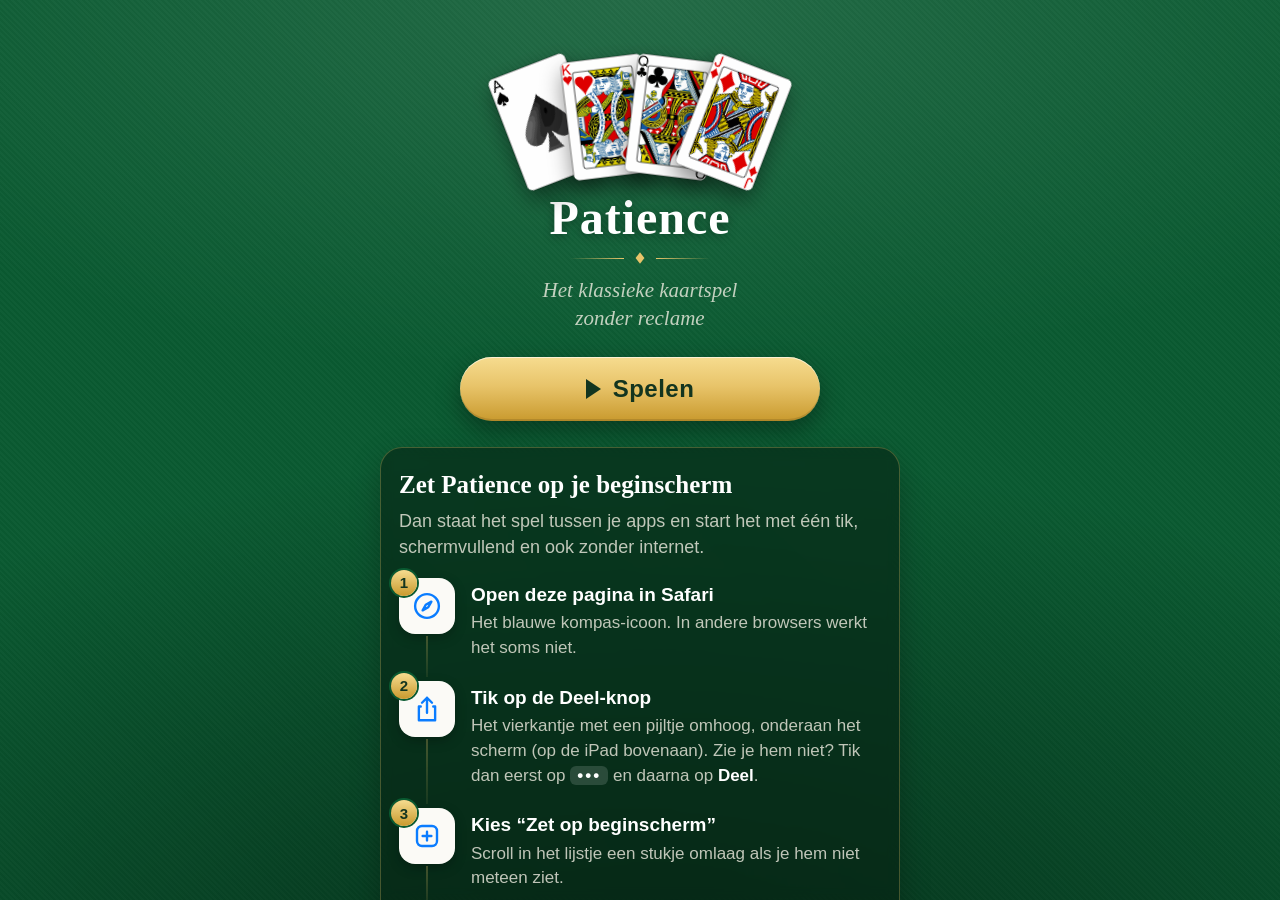
<file: index.html>
<!doctype html>
<html lang="nl">
<head>
<meta charset="utf-8">
<meta name="viewport" content="width=device-width, initial-scale=1, maximum-scale=1, user-scalable=no, viewport-fit=cover">
<title>Patience</title>
<meta name="description" content="Patience (Klondike) kaartspel – zonder reclame.">
<meta name="theme-color" content="#0b6b3a">
<meta name="apple-mobile-web-app-capable" content="yes">
<meta name="mobile-web-app-capable" content="yes">
<meta name="apple-mobile-web-app-title" content="Patience">
<meta name="apple-mobile-web-app-status-bar-style" content="black-translucent">
<meta name="format-detection" content="telephone=no">
<link rel="apple-touch-icon" href="icons/apple-touch-icon.png">
<link rel="icon" type="image/png" sizes="192x192" href="icons/icon-192.png">
<link rel="manifest" href="manifest.webmanifest">
<link rel="stylesheet" href="style.css?v=23">
</head>
<body>
<svg width="0" height="0" style="position:absolute" aria-hidden="true">
  <defs>
    <symbol id="suit0" viewBox="0 0 100 100"><path d="M50 3C41 20 6 37 6 60c0 14 11 23 23 23 8 0 14-4 18-9-1 9-6 16-14 21h34c-8-5-13-12-14-21 4 5 10 9 18 9 12 0 23-9 23-23C94 37 59 20 50 3z"/></symbol>
    <symbol id="suit1" viewBox="0 0 100 100"><path d="M50 92C21 68 4 51 4 31 4 16 15 6 29 6c10 0 17 6 21 14 4-8 11-14 21-14 14 0 25 10 25 25 0 20-17 37-46 61z"/></symbol>
    <symbol id="suit2" viewBox="0 0 100 100"><path d="M50 3 87 50 50 97 13 50z"/></symbol>
    <symbol id="suit3" viewBox="0 0 100 100"><circle cx="50" cy="27" r="21"/><circle cx="27" cy="58" r="21"/><circle cx="73" cy="58" r="21"/><path d="M42 40h16v18H42z"/><path d="M47 56c-1 17-6 29-14 39h34c-8-10-13-22-14-39z"/></symbol>
    <symbol id="crownK" viewBox="0 0 100 70"><path d="M8 62 4 14l24 22L50 4l22 32 24-22-4 48z"/><rect x="8" y="58" width="84" height="10" rx="3"/></symbol>
    <symbol id="crownQ" viewBox="0 0 100 70"><path d="M12 62 8 28l20 14 22-28 22 28 20-14-4 34z"/><circle cx="8" cy="24" r="6"/><circle cx="50" cy="10" r="7"/><circle cx="92" cy="24" r="6"/><rect x="12" y="58" width="76" height="10" rx="3"/></symbol>
    <symbol id="crownJ" viewBox="0 0 100 70"><path d="M14 64c0-22 14-40 36-40s36 18 36 40z"/><path d="M50 24c6-12 18-20 34-20-6 8-12 14-20 18z"/><rect x="10" y="58" width="80" height="10" rx="3"/></symbol>
  </defs>
</svg>

<div id="app">
  <header id="hud">
    <div class="hud-item"><span class="hud-label" id="scoreLabel">Score</span><span id="score">0</span></div>
    <div class="hud-item"><span class="hud-label">Zetten</span><span id="moves">0</span></div>
    <div class="hud-item" id="timeBox"><span class="hud-label">Tijd</span><span id="time">0:00</span></div>
  </header>
  <main id="board"></main>
  <nav id="bar"></nav>
</div>

<section id="landing" hidden>
  <div class="ld-wrap">
    <header class="ld-hero">
      <div class="ld-fan" id="ldFan" aria-hidden="true"></div>
      <h1>Patience</h1>
      <div class="ld-rule" aria-hidden="true"><span></span><svg viewBox="0 0 100 100"><path d="M50 3 87 50 50 97 13 50z"/></svg><span></span></div>
      <p class="ld-sub">Het klassieke kaartspel<br>zonder reclame</p>
      <button id="ldPlay" class="ld-play">Spelen</button>
      <p class="ld-small" id="ldResume" hidden>Je gaat verder waar je gebleven was.</p>
    </header>

    <article class="ld-card" id="ldInstall">
      <h2>Zet Patience op je beginscherm</h2>
      <p class="ld-lead">Dan staat het spel tussen je apps en start het met één tik, schermvullend en ook zonder internet.</p>

      <ol class="ld-steps" data-pane="ios">
        <li>
          <span class="ld-ic"><svg viewBox="0 0 24 24"><circle cx="12" cy="12" r="9.5"/><path d="M15.5 8.5 13 13l-4.5 2.5L11 11z"/></svg></span>
          <div><b>Open deze pagina in Safari</b><span>Het blauwe kompas-icoon. In andere browsers werkt het soms niet.</span></div>
        </li>
        <li>
          <span class="ld-ic"><svg viewBox="0 0 24 24"><path d="M12 3v12M8 7l4-4 4 4"/><path d="M7 10H5.5v11h13V10H17"/></svg></span>
          <div><b>Tik op de Deel-knop</b><span>Het vierkantje met een pijltje omhoog, onderaan het scherm (op de iPad bovenaan). Zie je hem niet? Tik dan eerst op <b class="ld-key">•••</b> en daarna op <b>Deel</b>.</span></div>
        </li>
        <li>
          <span class="ld-ic"><svg viewBox="0 0 24 24"><rect x="4" y="4" width="16" height="16" rx="4"/><path d="M12 8.5v7M8.5 12h7"/></svg></span>
          <div><b>Kies “Zet op beginscherm”</b><span>Scroll in het lijstje een stukje omlaag als je hem niet meteen ziet.</span></div>
        </li>
        <li>
          <span class="ld-ic"><svg viewBox="0 0 24 24"><path d="M5 12.5 10 17.5 19 7"/></svg></span>
          <div><b>Tik rechtsboven op “Voeg toe”</b><span>Staat er een schakelaar “Open als webapp”? Laat die aan staan.</span></div>
        </li>
      </ol>

      <div class="ld-done">
        <div class="ld-phone" aria-hidden="true">
          <i></i><i></i><i></i><i></i><i></i><i></i><i></i>
          <img src="icons/icon-192.png" alt="">
        </div>
        <p><b>Klaar!</b> Voortaan tik je gewoon op het groene <b>Patience</b>-icoon om te spelen.</p>
      </div>
    </article>

    <article class="ld-card ld-feats">
      <h2>Zo speel je</h2>
      <ul>
        <li><b>Tik</b> op een kaart en hij gaat vanzelf naar de beste plek. Slepen kan ook.</li>
        <li><b>Hint</b> laat een goede zet zien, <b>Terug</b> neemt een zet terug.</li>
        <li>Het spel wordt <b>vanzelf bewaard</b>. Je gaat altijd verder waar je was.</li>
        <li>Kaarten groter, 1 of 3 kaarten trekken, geluid: alles staat onder <b>Menu → Instellingen</b>.</li>
      </ul>
    </article>

    <button id="ldPlay2" class="ld-play ld-play-bottom">Spelen</button>
    <p class="ld-foot">Geen reclame · Werkt zonder internet · Wordt vanzelf bewaard</p>
  </div>
</section>

<canvas id="winCanvas"></canvas>
<div id="toast"></div>
<div id="modal" hidden><div class="sheet" role="dialog" aria-modal="true"></div></div>

<script src="tracking-config.js?v=23"></script>
<script src="tracking.js?v=23"></script>
<script src="game.js?v=23"></script>
</body>
</html>
</file>
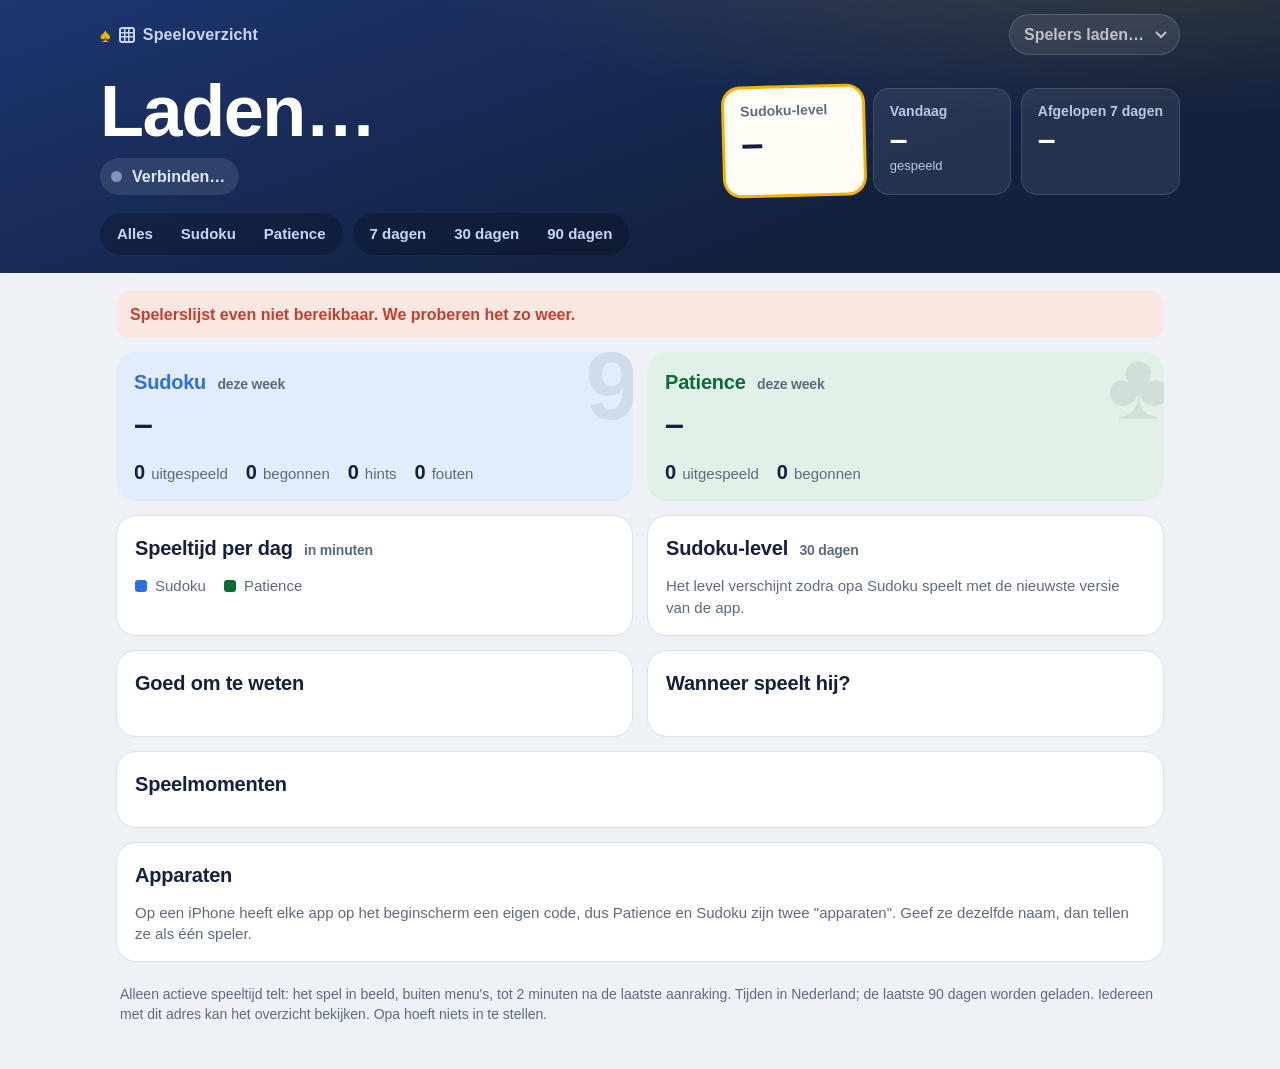
<file: dash/index.html>
<!doctype html>
<html lang="nl">
<head>
<meta charset="utf-8">
<meta name="viewport" content="width=device-width, initial-scale=1, viewport-fit=cover">
<meta name="robots" content="noindex, nofollow">
<title>Speeloverzicht</title>
<link rel="stylesheet" href="dashboard.css?v=2">
</head>
<body>
<header class="band">
  <div class="band-in">
    <div class="bar-top">
      <span class="brand"><i class="suit">♠</i><i class="grid9"></i>Speeloverzicht</span>
      <label class="pick"><span class="sr">Speler</span><select id="who" disabled><option>Spelers laden…</option></select></label>
    </div>
    <div class="hero">
      <div class="hero-main">
        <h1 id="who-name">Laden…</h1>
        <p id="status" class="status" role="status"><i aria-hidden="true"></i><span id="statusText">Verbinden…</span></p>
      </div>
      <div class="figs">
        <div class="fig level" id="figLevelBox"><span>Sudoku-level</span><b id="figLevel">–</b><small id="figLevelSub"></small></div>
        <div class="fig"><span>Vandaag</span><b id="figToday">–</b><small>gespeeld</small></div>
        <div class="fig"><span>Afgelopen 7 dagen</span><b id="figWeek">–</b><small id="figWeekSub"></small></div>
      </div>
    </div>
    <div class="filters">
      <div class="seg" id="gameSeg" role="group" aria-label="Spel">
        <button type="button" data-v="all">Alles</button><button type="button" data-v="sudoku">Sudoku</button><button type="button" data-v="patience">Patience</button>
      </div>
      <div class="seg" id="periodSeg" role="group" aria-label="Periode">
        <button type="button" data-v="7">7 dagen</button><button type="button" data-v="30">30 dagen</button><button type="button" data-v="90">90 dagen</button>
      </div>
    </div>
  </div>
</header>

<main>
  <p id="notice" class="notice" role="status" hidden></p>

  <section class="games" aria-label="Deze week per spel">
    <article class="game sudoku" id="tileSudoku">
      <h2>Sudoku <small>deze week</small></h2>
      <p class="big" id="tileSudokuTime">–</p>
      <dl>
        <div><dt>uitgespeeld</dt><dd id="tileSudokuWins">0</dd></div>
        <div><dt>begonnen</dt><dd id="tileSudokuGames">0</dd></div>
        <div><dt>hints</dt><dd id="tileSudokuHints">0</dd></div>
        <div><dt>fouten</dt><dd id="tileSudokuMistakes">0</dd></div>
      </dl>
      <p class="empty" id="tileSudokuEmpty" hidden>Nog niet gespeeld.</p>
    </article>
    <article class="game patience" id="tilePatience">
      <h2>Patience <small>deze week</small></h2>
      <p class="big" id="tilePatienceTime">–</p>
      <dl>
        <div><dt>uitgespeeld</dt><dd id="tilePatienceWins">0</dd></div>
        <div><dt>begonnen</dt><dd id="tilePatienceGames">0</dd></div>
      </dl>
      <p class="empty" id="tilePatienceEmpty" hidden>Nog niet gespeeld.</p>
    </article>
  </section>

  <div class="cols">
    <section class="panel" aria-labelledby="weekTitle">
      <h2 id="weekTitle">Speeltijd per dag <small>in minuten</small></h2>
      <div id="weekChart" class="chart"></div>
      <p class="legend" id="weekLegend"><i class="sw sudoku"></i>Sudoku <i class="sw patience"></i>Patience</p>
    </section>
    <section class="panel" id="levelSec" aria-labelledby="levelTitle">
      <h2 id="levelTitle">Sudoku-level <small id="periodLabel">30 dagen</small></h2>
      <div id="levelChart" class="chart level"></div>
      <p class="empty" id="levelEmpty">Het level verschijnt zodra opa Sudoku speelt met de nieuwste versie van de app.</p>
    </section>
  </div>

  <div class="cols">
    <section class="panel" aria-labelledby="sigTitle">
      <h2 id="sigTitle">Goed om te weten</h2>
      <ul id="signals" class="signals"></ul>
    </section>
    <section class="panel" aria-labelledby="whenTitle">
      <h2 id="whenTitle">Wanneer speelt hij?</h2>
      <div id="heatmap" class="heat" aria-label="Speeltijd per weekdag en uur"></div>
      <p class="sub" id="whenText"></p>
    </section>
  </div>

  <section class="panel" aria-labelledby="histTitle">
    <h2 id="histTitle">Speelmomenten</h2>
    <div id="history" class="history"></div>
  </section>

  <section class="panel devices" aria-labelledby="devicesTitle">
    <h2 id="devicesTitle">Apparaten</h2>
    <p class="sub">Op een iPhone heeft elke app op het beginscherm een eigen code, dus Patience en Sudoku zijn twee "apparaten". Geef ze dezelfde naam, dan tellen ze als één speler.</p>
    <div id="devices"></div>
    <button type="button" id="moreDevices" class="link" hidden>Apparaten zonder naam tonen</button>
  </section>

  <footer class="foot">
    Alleen actieve speeltijd telt: het spel in beeld, buiten menu's, tot 2 minuten na de laatste aanraking. Tijden in Nederland; de laatste 90 dagen worden geladen.
    Iedereen met dit adres kan het overzicht bekijken. Opa hoeft niets in te stellen.
  </footer>
</main>
<script src="../tracking-config.js?v=21"></script>
<script src="dashboard.js?v=21"></script>
</body>
</html>
</file>
<file: style.css>
:root {
  --felt: #0b6b3a;
  --felt-dark: #07542c;
  --bar: rgba(0, 0, 0, .28);
  --spd: 220ms;
  --cw: 50px;
  --ch: 70px;
  --cr: 5px;
  --back1: #1f4fa0;
  --back2: #173b78;
  --red: #c8102e;
  --black: #111;
  --sat: env(safe-area-inset-top, 0px);
  --sab: env(safe-area-inset-bottom, 0px);
  --sal: env(safe-area-inset-left, 0px);
  --sar: env(safe-area-inset-right, 0px);
}
body.felt-blauw { --felt: #155a8a; --felt-dark: #0e4166; }
body.felt-rood { --felt: #8a1f2a; --felt-dark: #66141d; }
body.felt-grijs { --felt: #44484d; --felt-dark: #2f3236; }
body.felt-paars { --felt: #4e2a74; --felt-dark: #391e56; }
body.back-rood { --back1: #b3262e; --back2: #861b21; }
body.back-groen { --back1: #23784a; --back2: #175733; }
body.back-zwart { --back1: #2b2b2b; --back2: #111; }

* { box-sizing: border-box; }
html, body {
  margin: 0; height: 100%; overflow: hidden;
  overscroll-behavior: none;
  -webkit-user-select: none; user-select: none;
  -webkit-touch-callout: none;
  -webkit-tap-highlight-color: transparent;
  -webkit-text-size-adjust: 100%;
  font-family: -apple-system, BlinkMacSystemFont, "Helvetica Neue", "Segoe UI", Roboto, Arial, sans-serif;
  color: #fff;
}
body {
  position: fixed; inset: 0;
  background: radial-gradient(ellipse at 50% 30%, var(--felt) 0%, var(--felt-dark) 100%);
  background-color: var(--felt);
}
#app {
  position: absolute; inset: 0;
  display: grid;
  grid-template-rows: auto 1fr auto;
  grid-template-columns: 1fr;
  grid-template-areas: "hud" "board" "bar";
}

/* ---------- HUD ---------- */
#hud {
  grid-area: hud;
  display: flex; justify-content: space-around; align-items: center;
  padding: calc(var(--sat) + 4px) calc(var(--sar) + 10px) 4px calc(var(--sal) + 10px);
  font-size: 17px; font-weight: 600;
  background: var(--bar);
  font-variant-numeric: tabular-nums;
}
.hud-item { display: flex; gap: 6px; align-items: baseline; }
.hud-label { font-weight: 400; opacity: .8; font-size: 14px; }
body.notime #timeBox { display: none; }

/* ---------- Board ---------- */
#board {
  grid-area: board;
  position: relative;
  touch-action: none;
  overflow: hidden;
  margin-left: var(--sal); margin-right: var(--sar);
}

/* ---------- Bottom bar ---------- */
#bar {
  grid-area: bar;
  display: flex; justify-content: space-around; align-items: stretch;
  background: var(--bar);
  padding: 4px calc(var(--sar) + 4px) calc(var(--sab) + 4px) calc(var(--sal) + 4px);
}
#bar button {
  flex: 1 1 0; max-width: 120px;
  background: none; border: 0; color: #fff;
  display: flex; flex-direction: column; align-items: center; justify-content: center; gap: 2px;
  font: inherit; font-size: 13px; font-weight: 500;
  padding: 6px 2px; border-radius: 10px;
  touch-action: manipulation;
}
#bar button svg { width: 28px; height: 28px; fill: none; stroke: #fff; stroke-width: 2; stroke-linecap: round; stroke-linejoin: round; }
#bar button:active { background: rgba(255,255,255,.15); }
#bar button:disabled { opacity: .35; }

/* landscape: score and buttons in a side column */
body.landscape #app {
  grid-template-rows: auto 1fr;
  grid-template-columns: 1fr auto;
  grid-template-areas: "board hud" "board bar";
}
body.landscape.links #app { grid-template-columns: auto 1fr; grid-template-areas: "hud board" "bar board"; }
body.landscape #hud, body.landscape #bar { width: calc(var(--sar) + 92px); }
body.landscape.links #hud, body.landscape.links #bar { width: calc(var(--sal) + 92px); }
body.landscape #hud {
  flex-direction: column; align-items: stretch; gap: 2px;
  padding: calc(var(--sat) + 8px) calc(var(--sar) + 6px) 6px 6px;
  font-size: 15px;
}
body.landscape.links #hud { padding: calc(var(--sat) + 8px) 6px 6px calc(var(--sal) + 6px); }
body.landscape .hud-item { flex-direction: column; align-items: center; gap: 0; }
body.landscape .hud-label { font-size: 12px; }
body.landscape #bar {
  flex-direction: column; justify-content: center;
  padding: 0 calc(var(--sar) + 4px) calc(var(--sab) + 4px) 4px;
}
body.landscape.links #bar { padding: 0 4px calc(var(--sab) + 4px) calc(var(--sal) + 4px); }
body.landscape #bar button { flex: 0 1 auto; max-width: none; padding: 6px 2px; }
body.landscape #board { margin: var(--sat) 0 var(--sab) 0; }
body.landscape:not(.links) #board { margin-left: var(--sal); }
body.landscape.links #board { margin-right: var(--sar); }

/* ---------- Slots ---------- */
.slot {
  position: absolute; left: 0; top: 0;
  width: var(--cw); height: var(--ch);
  border-radius: var(--cr);
  border: 2px solid rgba(255,255,255,.28);
  background: rgba(0,0,0,.10);
  display: flex; align-items: center; justify-content: center;
  color: rgba(255,255,255,.35);
  font-weight: 700; font-size: calc(var(--cw) * .5);
}
.slot svg { width: 55%; height: 55%; fill: rgba(255,255,255,.3); }
.slot.stock svg { fill: none; stroke: rgba(255,255,255,.55); stroke-width: 8; stroke-linecap: round; }
.slot.stock.done svg { stroke: rgba(255,255,255,.25); }

/* ---------- Cards ---------- */
.card {
  position: absolute; left: 0; top: 0;
  width: var(--cw); height: var(--ch);
  transition: transform var(--spd) ease-out;
  will-change: transform;
  perspective: 600px;
}
.card.nofx, .card.nofx .flip { transition: none !important; }
.card.drag { transition: none; }
.flip {
  position: absolute; inset: 0;
  transform-style: preserve-3d; -webkit-transform-style: preserve-3d;
  transition: transform var(--spd) ease-out;
}
.card.up .flip { transform: rotateY(180deg); }
.face, .back {
  position: absolute; inset: 0;
  border-radius: var(--cr);
  backface-visibility: hidden; -webkit-backface-visibility: hidden;
  overflow: hidden;
}
body.shadows .face, body.shadows .back { box-shadow: 0 1px 3px rgba(0,0,0,.45); }
body.shadows .card.drag .face { box-shadow: 0 6px 14px rgba(0,0,0,.45); }
.back {
  background:
    repeating-linear-gradient(45deg, rgba(255,255,255,.13) 0 2px, transparent 2px 7px),
    repeating-linear-gradient(-45deg, rgba(255,255,255,.13) 0 2px, transparent 2px 7px),
    linear-gradient(var(--back1), var(--back2));
  border: 2px solid #fff;
  outline: 1px solid rgba(0,0,0,.25); outline-offset: -1px;
}
.back::after {
  content: ""; position: absolute; inset: 9%;
  border: 1.5px solid rgba(255,255,255,.55); border-radius: calc(var(--cr) * .7);
}
.face {
  transform: rotateY(180deg);
  background: #fdfdfb;
  border: 1px solid #b9b9b9;
  color: var(--black);
}
.face > svg, .face > img { position: absolute; inset: 0; width: 100%; height: 100%; }
.face > img { pointer-events: none; -webkit-user-drag: none; user-select: none; }
body.imgdeck .face { background: transparent; border: 0; }
body.jumbo .face { background: #fff; border: 1px solid #8f8f8f; }
body.jumbo .face > svg text { font-kerning: none; }
.ld-fan .fc img { width: 100%; height: 100%; display: block; }
.ld-fan .fc { position: absolute; }
.ld-fan .fc > svg.bigidx, .ld-fan .fc > img { position: absolute; inset: 0; width: 100%; height: 100%; }

/* peeked (unveil) face-down cards */
.card.peek .face::after { content: ""; position: absolute; inset: 0; background: rgba(20, 40, 90, .38); }

/* hints and feedback */
.card.hint .face, .slot.hint, .card.hint .back { animation: hint 1.2s ease-in-out infinite alternate; }
.slot.hint { border-color: #ffd400; }
@keyframes hint {
  from { box-shadow: 0 0 0 4px #ffd400, 0 0 10px 3px rgba(255,212,0,.6); }
  to   { box-shadow: 0 0 0 6px #ffd400, 0 0 22px 9px rgba(255,212,0,.95); }
}
.card.shake .flip { animation: shake .35s; }
@keyframes shake {
  0%,100% { translate: 0 0; } 20% { translate: -5px 0; } 40% { translate: 5px 0; } 60% { translate: -4px 0; } 80% { translate: 3px 0; }
}

/* ---------- Toast ---------- */
#toast {
  position: fixed; left: 50%; bottom: calc(var(--sab) + 90px);
  transform: translateX(-50%) translateY(20px);
  background: rgba(0,0,0,.8); color: #fff;
  padding: 12px 20px; border-radius: 14px; font-size: 18px; font-weight: 500;
  opacity: 0; pointer-events: none; transition: opacity .25s, transform .25s;
  z-index: 3000; text-align: center; max-width: 86vw;
}
#toast.show { opacity: 1; transform: translateX(-50%) translateY(0); }

/* ---------- Win canvas ---------- */
#winCanvas { position: fixed; inset: 0; width: 100%; height: 100%; z-index: 2000; display: none; }

/* ---------- Modal ---------- */
#modal {
  position: fixed; inset: 0; z-index: 2500;
  background: rgba(0,0,0,.45);
  display: flex; align-items: center; justify-content: center;
  padding: calc(var(--sat) + 12px) calc(var(--sar) + 12px) calc(var(--sab) + 12px) calc(var(--sal) + 12px);
}
#modal[hidden] { display: none; }
.sheet {
  background: #fff; color: #1b1b1b;
  width: 100%; max-width: 520px; max-height: 100%;
  border-radius: 18px;
  display: flex; flex-direction: column;
  box-shadow: 0 10px 40px rgba(0,0,0,.4);
  overflow: hidden;
  animation: pop .2s ease-out;
}
@keyframes pop { from { transform: scale(.94); opacity: 0; } to { transform: none; opacity: 1; } }
.sheet h2 { margin: 0; padding: 18px 20px 6px; font-size: 22px; text-align: center; }
.sheet .body { padding: 8px 20px 12px; overflow-y: auto; -webkit-overflow-scrolling: touch; font-size: 17px; line-height: 1.45; -webkit-user-select: text; user-select: text; }
.sheet .body p { margin: .5em 0; }
.sheet .btns { display: flex; flex-wrap: wrap; gap: 10px; padding: 12px 16px 16px; border-top: 1px solid #eee; }
.sheet .btns button {
  flex: 1 1 40%; font: inherit; font-size: 18px; font-weight: 600;
  padding: 13px 10px; border-radius: 12px; border: 0;
  background: #e9ecef; color: #1b1b1b; touch-action: manipulation;
}
.sheet .btns button.primary { background: #0b6b3a; color: #fff; }
.sheet .btns button.danger { background: #c8102e; color: #fff; }

.menu-list { display: flex; flex-direction: column; gap: 8px; }
.menu-list button {
  font: inherit; font-size: 19px; text-align: left;
  padding: 14px 16px; border: 0; border-radius: 12px; background: #f1f3f5; color: #1b1b1b;
  display: flex; align-items: center; gap: 12px; touch-action: manipulation;
}
.menu-list button svg { width: 26px; height: 26px; fill: none; stroke: #0b6b3a; stroke-width: 2; stroke-linecap: round; stroke-linejoin: round; flex: none; }

.set-group { margin: 6px 0 14px; }
.set-group h3 { font-size: 14px; text-transform: uppercase; letter-spacing: .05em; color: #6b7280; margin: 14px 0 6px; }
.set-row { display: flex; flex-wrap: wrap; align-items: center; justify-content: space-between; gap: 8px; padding: 9px 0; border-bottom: 1px solid #f0f0f0; }
.set-row > span { font-size: 17px; }
.seg { display: inline-flex; background: #e9ecef; border-radius: 10px; padding: 3px; gap: 2px; flex-wrap: wrap; }
.seg button {
  font: inherit; font-size: 15px; border: 0; background: none; color: #333;
  padding: 8px 12px; border-radius: 8px; touch-action: manipulation;
}
.seg button.on { background: #fff; color: #0b6b3a; font-weight: 700; box-shadow: 0 1px 3px rgba(0,0,0,.15); }
.note { font-size: 14px; color: #6b7280; margin: 4px 0 0; }

table.stats { width: 100%; border-collapse: collapse; font-size: 16px; }
table.stats th, table.stats td { padding: 7px 4px; border-bottom: 1px solid #eee; text-align: right; }
table.stats th:first-child, table.stats td:first-child { text-align: left; }
table.stats thead th { color: #0b6b3a; }

.win-big { text-align: center; font-size: 46px; margin: 0; }

/* ---------- Landing page ---------- */
#landing {
  --gold: #e8c46a; --gold-2: #c99a2e; --ink: #f5f1e6; --muted: rgba(245, 241, 230, .78);
  --panel: rgba(6, 30, 18, .55); --line: rgba(232, 196, 106, .28);
  position: fixed; inset: 0; z-index: 2800;
  overflow-y: auto; -webkit-overflow-scrolling: touch; overscroll-behavior: contain;
  touch-action: pan-y;
  color: var(--ink);
  background:
    radial-gradient(120% 70% at 50% 0%, rgba(255,255,255,.10) 0%, rgba(255,255,255,0) 60%),
    radial-gradient(140% 100% at 50% 110%, rgba(0,0,0,.45) 0%, rgba(0,0,0,0) 60%),
    repeating-linear-gradient(45deg, rgba(255,255,255,.018) 0 2px, rgba(0,0,0,.018) 2px 4px),
    #0a5a31;
  padding: calc(var(--sat) + 12px) calc(var(--sar) + 18px) calc(var(--sab) + 32px) calc(var(--sal) + 18px);
  -webkit-user-select: text; user-select: text;
}
#landing[hidden] { display: none; }
.ld-wrap { max-width: 520px; margin: 0 auto; display: flex; flex-direction: column; gap: 22px; }

/* hero */
.ld-hero { text-align: center; padding: 8px 0 4px; }
.ld-fan { position: relative; height: 150px; margin: 6px auto 4px; width: 240px; }
.ld-fan .fc {
  position: absolute; left: 50%; bottom: 0; width: 82px; height: 119px; margin-left: -41px;
  background: #fdfdfb; border-radius: 7px; overflow: hidden;
  box-shadow: 0 10px 22px rgba(0,0,0,.45), 0 0 0 1px rgba(0,0,0,.15);
  transform-origin: 50% 120%;
  animation: ldfan .9s cubic-bezier(.2,.9,.3,1.2) both;
}
.ld-fan .fc svg { width: 100%; height: 100%; display: block; }
@keyframes ldfan { from { transform: rotate(0deg) translateY(20px); opacity: 0; } }
.ld-hero h1 {
  font-family: Georgia, "Times New Roman", serif; font-weight: 700;
  font-size: 48px; line-height: 1; margin: 18px 0 10px; letter-spacing: .02em;
  color: #fff; text-shadow: 0 2px 10px rgba(0,0,0,.35);
}
.ld-rule { display: flex; align-items: center; justify-content: center; gap: 10px; margin: 0 auto 12px; }
.ld-rule span { width: 54px; height: 1px; background: linear-gradient(90deg, transparent, var(--gold)); }
.ld-rule span:last-child { background: linear-gradient(90deg, var(--gold), transparent); }
.ld-rule svg { width: 12px; height: 12px; fill: var(--gold); }
.ld-sub { font-family: Georgia, "Times New Roman", serif; font-style: italic; font-size: 21px; line-height: 1.35; margin: 0 0 24px; color: var(--muted); }

.ld-play {
  font: inherit; font-size: 24px; font-weight: 700; letter-spacing: .02em;
  width: 100%; max-width: 360px; padding: 18px 20px; border: 0; border-radius: 999px;
  color: #13351f;
  background: linear-gradient(180deg, #f6dc8f 0%, var(--gold) 45%, var(--gold-2) 100%);
  box-shadow: 0 10px 24px rgba(0,0,0,.35), inset 0 1px 0 rgba(255,255,255,.6), inset 0 -2px 0 rgba(0,0,0,.12);
  touch-action: manipulation; cursor: pointer;
  display: inline-flex; align-items: center; justify-content: center; gap: 12px;
}
.ld-play::before { content: ""; width: 0; height: 0; border-left: 15px solid #13351f; border-top: 10px solid transparent; border-bottom: 10px solid transparent; }
.ld-play:active { transform: translateY(1px) scale(.99); }
.ld-play-bottom { align-self: center; margin-top: 2px; }
.ld-small { font-size: 16px; color: var(--muted); margin: 12px 0 0; }

/* panels */
.ld-card {
  background: var(--panel);
  -webkit-backdrop-filter: blur(6px); backdrop-filter: blur(6px);
  border: 1px solid var(--line); border-radius: 22px;
  padding: 22px 18px 20px; box-shadow: 0 12px 30px rgba(0,0,0,.25);
}
.ld-card h2 {
  font-family: Georgia, "Times New Roman", serif; font-weight: 700;
  font-size: 25px; margin: 0 0 8px; line-height: 1.2; color: #fff;
}
.ld-lead { font-size: 18px; line-height: 1.45; color: var(--muted); margin: 0 0 18px; }
.ld-tabs { display: flex; background: rgba(0,0,0,.28); border-radius: 999px; padding: 4px; gap: 4px; margin-bottom: 18px; border: 1px solid rgba(255,255,255,.08); }
.ld-tabs button {
  flex: 1; font: inherit; font-size: 17px; font-weight: 600; border: 0; background: none; color: var(--muted);
  padding: 11px 8px; border-radius: 999px; touch-action: manipulation;
}
.ld-tabs button.on { background: var(--ink); color: #0a5a31; box-shadow: 0 2px 6px rgba(0,0,0,.25); }

.ld-steps { list-style: none; counter-reset: st; margin: 0; padding: 0; display: flex; flex-direction: column; gap: 0; }
.ld-steps[hidden] { display: none; }
.ld-steps li { counter-increment: st; display: flex; gap: 16px; align-items: flex-start; position: relative; padding-bottom: 20px; }
.ld-steps li:last-child { padding-bottom: 0; }
.ld-steps li:not(:last-child)::after {
  content: ""; position: absolute; left: 27px; top: 58px; bottom: 4px; width: 2px;
  background: linear-gradient(var(--line), rgba(232,196,106,.08));
}
.ld-ic {
  position: relative; flex: none; width: 56px; height: 56px; border-radius: 16px;
  background: #fbfaf6; display: flex; align-items: center; justify-content: center;
  box-shadow: 0 4px 12px rgba(0,0,0,.25);
}
.ld-ic::before {
  content: counter(st); position: absolute; top: -8px; left: -8px;
  width: 26px; height: 26px; border-radius: 50%;
  background: linear-gradient(180deg, #f6dc8f, var(--gold-2)); color: #13351f;
  font-size: 15px; font-weight: 800; display: flex; align-items: center; justify-content: center;
  box-shadow: 0 0 0 2px #0a5a31;
}
.ld-ic svg { width: 30px; height: 30px; fill: none; stroke: #0a7cff; stroke-width: 1.9; stroke-linecap: round; stroke-linejoin: round; }
.ld-steps div { font-size: 17px; line-height: 1.45; padding-top: 3px; color: var(--muted); }
.ld-steps div > b { display: block; font-size: 19px; margin-bottom: 3px; color: #fff; }
.ld-steps div span b { color: #fff; }
.ld-key { background: rgba(255,255,255,.14); border-radius: 6px; padding: 0 7px; letter-spacing: .12em; }

.ld-done { display: flex; align-items: center; gap: 18px; margin-top: 22px; padding-top: 20px; border-top: 1px solid var(--line); }
.ld-done p { margin: 0; font-size: 18px; line-height: 1.45; color: var(--muted); }
.ld-done p b { color: #fff; }
.ld-phone {
  flex: none; width: 82px; height: 112px; border-radius: 18px; border: 3px solid #0d0d0d;
  background: linear-gradient(160deg, #3a6fd8, #8e5bd6);
  display: grid; grid-template-columns: repeat(3, 1fr); gap: 6px; padding: 14px 9px; align-content: start;
  box-shadow: 0 8px 18px rgba(0,0,0,.35);
}
.ld-phone i { display: block; aspect-ratio: 1; border-radius: 5px; background: rgba(255,255,255,.35); }
.ld-phone img { width: 100%; border-radius: 5px; box-shadow: 0 0 0 2px var(--gold); animation: ldpulse 1.6s ease-in-out infinite; }
@keyframes ldpulse { 50% { box-shadow: 0 0 0 4px var(--gold), 0 0 12px var(--gold); } }

.ld-feats ul { list-style: none; margin: 4px 0 0; padding: 0; font-size: 18px; line-height: 1.45; color: var(--muted); }
.ld-feats li { position: relative; padding-left: 30px; margin: 12px 0; }
.ld-feats li::before {
  content: ""; position: absolute; left: 4px; top: .42em; width: 13px; height: 13px;
  background: var(--gold); clip-path: polygon(50% 0, 100% 50%, 50% 100%, 0 50%);
}
.ld-feats li b { color: #fff; }
.ld-foot { text-align: center; font-size: 15px; color: rgba(245,241,230,.55); margin: 4px 0 0; }
</file>
<file: dash/dashboard.css>
:root {
  color-scheme: light dark;
  --night: #13213f; --night2: #1d3670;
  --paper: #eef2f7; --surface: #ffffff; --line: #d9e0ea;
  --ink: #13213f; --muted: #5d6b80;
  --sky: #2f6fdc; --sky-soft: #e3ecfb;
  --felt: #0b6b3a; --felt-soft: #e1f1e7;
  --gold: #f5b301; --gold-ink: #8a5a00;
  --warn: #c2412d; --warn-soft: #fbe7e2;
  --h0: #e7ecf3; --h1: #c9dbf7; --h2: #8fb6ef; --h3: #4f8ae6; --h4: #1f4fc4;
  --round: ui-rounded, "SF Pro Rounded", -apple-system, BlinkMacSystemFont, "Segoe UI", Roboto, sans-serif;
}
@media (prefers-color-scheme: dark) {
  :root {
    --paper: #0d1424; --surface: #151f35; --line: #26324c;
    --ink: #e8eef8; --muted: #9eabc2;
    --sky: #6da0f5; --sky-soft: #1b2b4d;
    --felt: #45b97a; --felt-soft: #15301f;
    --gold-ink: #f5c84a; --warn: #ff8a73; --warn-soft: #3a1f1c;
    --h0: #1b2540; --h1: #1e3a6e; --h2: #2a56a3; --h3: #4f8ae6; --h4: #9cc0ff;
  }
}
* { box-sizing: border-box; }
html { -webkit-text-size-adjust: 100%; }
body { margin: 0; background: var(--paper); color: var(--ink); font: 16px/1.45 var(--round); }
[hidden] { display: none !important; }
.sr { position: absolute; width: 1px; height: 1px; overflow: hidden; clip: rect(0 0 0 0); }
button, select, input { font: inherit; color: inherit; }
button { cursor: pointer; }
:focus-visible { outline: 3px solid var(--gold); outline-offset: 2px; }

/* ---------- the band: who, status, the three numbers that matter ---------- */
.band {
  color: #fff;
  background:
    radial-gradient(120% 140% at 85% -20%, rgba(245, 179, 1, .16) 0%, rgba(245, 179, 1, 0) 45%),
    linear-gradient(160deg, var(--night2) 0%, var(--night) 70%);
  padding: calc(env(safe-area-inset-top, 0px) + 14px) 18px 18px;
}
.band-in { max-width: 1080px; margin: 0 auto; }
.bar-top { display: flex; align-items: center; justify-content: space-between; gap: 12px; }
.brand { display: inline-flex; align-items: center; gap: 8px; font-weight: 800; letter-spacing: .01em; color: #c9d6f3; }
.brand .suit { font-style: normal; color: var(--gold); font-size: 20px; line-height: 1; }
.brand .grid9 {
  width: 16px; height: 16px; border-radius: 3px; border: 2px solid #c9d6f3;
  background: linear-gradient(#c9d6f3, #c9d6f3) 33% 0/1.5px 100% no-repeat, linear-gradient(#c9d6f3, #c9d6f3) 66% 0/1.5px 100% no-repeat,
              linear-gradient(#c9d6f3, #c9d6f3) 0 33%/100% 1.5px no-repeat, linear-gradient(#c9d6f3, #c9d6f3) 0 66%/100% 1.5px no-repeat;
}
.pick select {
  appearance: none; -webkit-appearance: none; max-width: 62vw;
  background: rgba(255, 255, 255, .12) url("data:image/svg+xml,%3Csvg xmlns='http://www.w3.org/2000/svg' width='12' height='8'%3E%3Cpath d='M1 1l5 5 5-5' fill='none' stroke='white' stroke-width='2'/%3E%3C/svg%3E") no-repeat right 12px center;
  border: 1px solid rgba(255, 255, 255, .22); border-radius: 999px; color: #fff; padding: 8px 34px 8px 14px; font-weight: 700;
}
.pick select option { color: #13213f; }
.hero { display: flex; flex-wrap: wrap; align-items: flex-end; justify-content: space-between; gap: 18px 28px; margin: 22px 0 18px; }
.hero h1 { margin: 0; font-size: clamp(44px, 9vw, 72px); line-height: .95; font-weight: 900; letter-spacing: -.02em; }
.status { display: inline-flex; align-items: center; gap: 10px; margin: 12px 0 0; padding: 7px 14px 7px 11px; border-radius: 999px; background: rgba(255, 255, 255, .1); font-weight: 700; color: #dfe7f8; }
.status i { width: 11px; height: 11px; border-radius: 50%; background: #8394b5; flex: none; }
.status.live { background: rgba(48, 196, 110, .18); color: #fff; }
.status.live i { background: #34d27a; box-shadow: 0 0 0 0 rgba(52, 210, 122, .7); animation: ping 1.6s infinite; }
@keyframes ping { 70% { box-shadow: 0 0 0 10px rgba(52, 210, 122, 0); } 100% { box-shadow: 0 0 0 0 rgba(52, 210, 122, 0); } }
.figs { display: flex; gap: 10px; flex-wrap: wrap; }
.fig { min-width: 138px; padding: 12px 16px 12px; border-radius: 16px; background: rgba(255, 255, 255, .08); border: 1px solid rgba(255, 255, 255, .12); }
.fig span { display: block; font-size: 14px; font-weight: 700; color: #b9c8e8; }
.fig b { display: block; font-size: 32px; font-weight: 900; line-height: 1.1; font-variant-numeric: tabular-nums; letter-spacing: -.01em; }
.fig small { display: block; font-size: 13px; color: #b9c8e8; min-height: 18px; }
.fig.level { background: #fffdf6; color: var(--night); border: 0; box-shadow: 0 0 0 3px var(--gold); transform: rotate(-1.5deg); }
.fig.level span, .fig.level small { color: #5f6b82; }
.fig.level b { font-size: 40px; }
.filters { display: flex; flex-wrap: wrap; gap: 10px; }
.seg { display: inline-flex; padding: 3px; border-radius: 999px; background: rgba(0, 0, 0, .22); }
.seg button { border: 0; background: none; color: #c9d6f3; padding: 7px 14px; border-radius: 999px; font-weight: 700; font-size: 15px; }
.seg button[aria-pressed="true"] { background: #fff; color: var(--night); }

/* ---------- body ---------- */
main { max-width: 1080px; margin: 0 auto; padding: 18px 16px calc(env(safe-area-inset-bottom, 0px) + 36px); }
.notice { margin: 0 0 14px; padding: 12px 14px; border-radius: 12px; background: var(--warn-soft); color: var(--warn); font-weight: 700; }
h2 { margin: 0 0 12px; font-size: 20px; font-weight: 900; letter-spacing: -.01em; }
h2 small { font-size: 14px; font-weight: 700; color: var(--muted); margin-left: 6px; }
.sub, .empty { color: var(--muted); font-size: 15px; margin: 10px 0 0; }
.panel { background: var(--surface); border-radius: 20px; padding: 18px 18px 16px; margin-bottom: 14px; border: 1px solid var(--line); min-width: 0; }
.cols { display: grid; grid-template-columns: repeat(2, minmax(0, 1fr)); gap: 14px; }

/* game tiles: each in its own game's colours */
.games { display: grid; grid-template-columns: repeat(2, minmax(0, 1fr)); gap: 14px; margin-bottom: 14px; }
.game { border-radius: 20px; padding: 16px 18px 14px; position: relative; overflow: hidden; }
.game.sudoku { background: var(--sky-soft); }
.game.patience { background: var(--felt-soft); }
.game h2 { margin-bottom: 2px; }
.game.sudoku h2 { color: var(--sky); }
.game.patience h2 { color: var(--felt); }
.game::after { position: absolute; right: -6px; top: -14px; font-size: 96px; font-weight: 900; opacity: .08; line-height: 1; }
.game.sudoku::after { content: "9"; }
.game.patience::after { content: "♣"; }
.big { margin: 0 0 10px; font-size: 34px; font-weight: 900; letter-spacing: -.01em; }
dl { display: flex; flex-wrap: wrap; gap: 6px 18px; margin: 0; }
dl div { display: flex; align-items: baseline; gap: 6px; }
dt { color: var(--muted); font-size: 15px; order: 2; }
dd { margin: 0; font-weight: 900; font-size: 20px; font-variant-numeric: tabular-nums; }

/* charts */
.chart svg { width: 100%; height: auto; display: block; overflow: visible; }
.chart .grid { stroke: var(--line); stroke-width: 1; stroke-dasharray: 3 5; }
.chart .axis { fill: var(--muted); font: 700 15px var(--round); }
.chart .axis.today { fill: var(--ink); }
.chart .val { fill: var(--ink); font: 900 16px var(--round); text-anchor: middle; }
.chart .mid { text-anchor: middle; }
.chart .end { text-anchor: end; }
.chart .bar.sudoku { fill: var(--sky); }
.chart .bar.patience { fill: var(--felt); }
.chart.level .line { fill: none; stroke: var(--sky); stroke-width: 4; stroke-linejoin: round; }
.chart.level .area { fill: var(--sky-soft); }
.chart.level .dot { fill: var(--gold); stroke: var(--surface); stroke-width: 3; }
.legend { margin: 8px 0 0; color: var(--muted); font-size: 15px; display: flex; align-items: center; gap: 8px; }
.sw { width: 12px; height: 12px; border-radius: 3px; display: inline-block; }
.sw.sudoku { background: var(--sky); } .sw.patience { background: var(--felt); margin-left: 10px; }

/* signals */
.signals { list-style: none; margin: 0; padding: 0; }
.signals li { position: relative; padding: 9px 0 9px 26px; border-top: 1px solid var(--line); font-size: 16px; }
.signals li:first-child { border-top: 0; padding-top: 2px; }
.signals li::before { content: ""; position: absolute; left: 4px; top: 16px; width: 10px; height: 10px; border-radius: 50%; background: var(--muted); }
.signals li:first-child::before { top: 9px; }
.signals li.good::before { background: #2fbf73; }
.signals li.warn::before { background: var(--warn); }

/* heatmap */
.heat { display: grid; grid-template-columns: 26px repeat(24, minmax(0, 1fr)); gap: 3px; align-items: center; font-size: 12px; color: var(--muted); font-weight: 700; }
.heat .hh { text-align: left; }
.hc { height: 20px; border-radius: 4px; }
.h0 { background: var(--h0); } .h1 { background: var(--h1); } .h2 { background: var(--h2); } .h3 { background: var(--h3); } .h4 { background: var(--h4); }

/* history */
.history .day { border-top: 1px solid var(--line); }
.history .day:first-child { border-top: 0; }
.history summary { cursor: pointer; list-style: none; }
.history summary::-webkit-details-marker { display: none; }
.day > summary { display: flex; flex-wrap: wrap; align-items: baseline; justify-content: space-between; gap: 2px 14px; padding: 12px 0; }
.day > summary::before { content: "›"; font-weight: 900; color: var(--muted); margin-right: 4px; transition: transform .15s; display: inline-block; }
.day[open] > summary::before { transform: rotate(90deg); }
.dname { flex: 1; font-weight: 900; font-size: 18px; text-transform: capitalize; }
.dstats { color: var(--muted); font-size: 15px; font-weight: 700; }
.att { margin: 0 0 10px 14px; padding: 10px 14px; border-radius: 14px; background: var(--paper); border-left: 5px solid var(--sky); }
.att.patience { border-left-color: var(--felt); }
.att-head { display: flex; align-items: baseline; gap: 10px; }
.att-time { color: var(--muted); font-weight: 700; font-variant-numeric: tabular-nums; }
.att-title { flex: 1; font-weight: 800; }
.att-dur { font-weight: 800; font-variant-numeric: tabular-nums; }
.chips { display: flex; flex-wrap: wrap; gap: 6px; margin-top: 6px; }
.chip { font-size: 13px; font-weight: 800; padding: 3px 9px; border-radius: 999px; background: var(--surface); color: var(--muted); border: 1px solid var(--line); }
.chip.won { background: #2fbf73; border-color: #2fbf73; color: #fff; }
.chip.live { background: #34d27a; border-color: #34d27a; color: #08311a; }
.chip.warn { color: var(--warn); border-color: currentColor; background: none; }
.chip.gold { background: var(--gold); border-color: var(--gold); color: #3a2600; }
.more { margin-top: 6px; }
.more > summary { color: var(--sky); font-weight: 800; font-size: 14px; }
.more p { margin: 6px 0 0; font-size: 14px; color: var(--muted); }

/* devices */
.dev { display: grid; grid-template-columns: 34px 1fr minmax(120px, 180px) auto; align-items: center; gap: 4px 10px; padding: 10px 0; border-top: 1px solid var(--line); }
.dev:first-child { border-top: 0; }
.dev-ic { color: var(--muted); display: flex; justify-content: center; }
.dev-ic svg { width: 26px; height: 26px; fill: none; stroke: currentColor; stroke-width: 1.8; stroke-linecap: round; }
.dev-txt b { display: block; font-weight: 800; }
.dev-txt small { color: var(--muted); }
.dev input { min-width: 0; padding: 8px 10px; border-radius: 10px; border: 1px solid var(--line); background: var(--paper); }
.dev button, .link { border: 0; border-radius: 10px; padding: 8px 12px; background: var(--sky); color: #fff; font-weight: 800; }
.link { background: none; color: var(--sky); padding: 8px 0; margin-top: 4px; }
.dev-msg { grid-column: 2 / -1; color: var(--muted); }
.dev-msg:empty { display: none; }
.foot { color: var(--muted); font-size: 14px; padding: 8px 4px; }

@media (max-width: 760px) {
  .band { padding-left: 16px; padding-right: 16px; }
  .hero { margin: 16px 0 14px; }
  .figs { width: 100%; display: grid; grid-template-columns: 1fr 1fr; }
  .fig { min-width: 0; }
  .fig.level { grid-row: span 2; display: flex; flex-direction: column; justify-content: center; }
  .fig.level b { font-size: 52px; }
  .fig b { font-size: 26px; }
  .cols, .games { grid-template-columns: 1fr; }
  .games { grid-template-columns: 1fr 1fr; gap: 10px; }
  .game { padding: 14px; }
  .big { font-size: 26px; }
  dd { font-size: 18px; }
  .heat { grid-template-columns: 22px repeat(24, minmax(0, 1fr)); gap: 2px; font-size: 10px; }
  .hc { height: 16px; border-radius: 3px; }
  .dev { grid-template-columns: 30px 1fr auto; }
  .dev input { grid-column: 2; }
  .att { margin-left: 0; }
}
@media (max-width: 420px) {
  .games { grid-template-columns: 1fr; }
  .seg button { padding: 7px 11px; font-size: 14px; }
}
@media (prefers-reduced-motion: reduce) { * { animation: none !important; transition: none !important; } }
</file>
